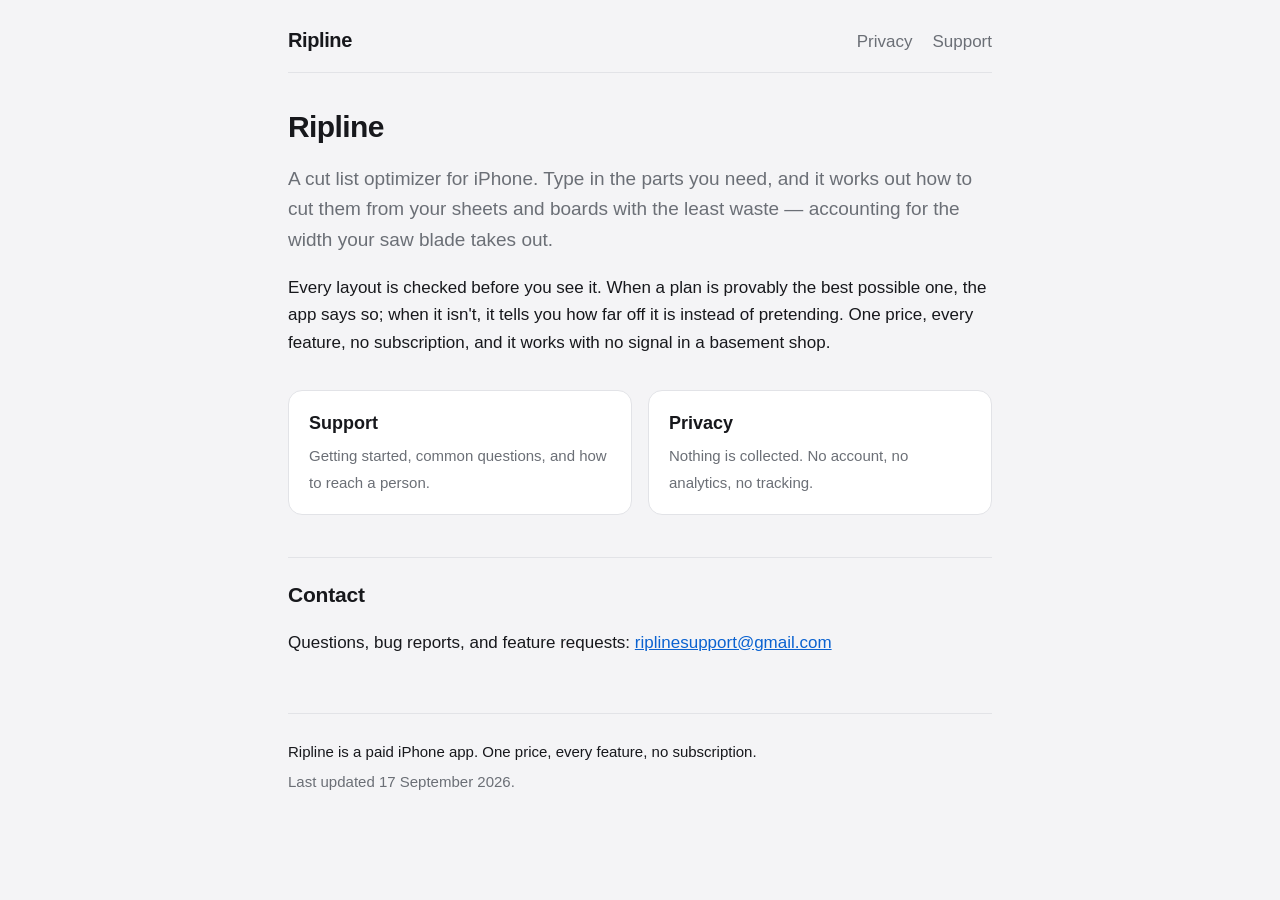
<file: index.html>
<!doctype html>
<html lang="en">
<head>
<meta charset="utf-8">
<meta name="viewport" content="width=device-width, initial-scale=1, viewport-fit=cover">
<title>Ripline — Cut List Optimizer for iPhone</title>
<meta name="description" content="Ripline turns a parts list into a cutting plan for plywood and boards, and tells you when the plan is provably the best possible one.">
<link rel="stylesheet" href="style.css">
</head>
<body>
<header class="bar">
  <a class="wordmark" href="./">Ripline</a>
  <nav>
    <a href="privacy.html">Privacy</a>
    <a href="support.html">Support</a>
  </nav>
</header>
<main>
  <h1>Ripline</h1>
  <p class="lede">A cut list optimizer for iPhone. Type in the parts you need,
  and it works out how to cut them from your sheets and boards with the least
  waste — accounting for the width your saw blade takes out.</p>

  <p>Every layout is checked before you see it. When a plan is provably the
  best possible one, the app says so; when it isn't, it tells you how far off
  it is instead of pretending. One price, every feature, no subscription, and
  it works with no signal in a basement shop.</p>

  <ul class="cards">
    <li><a href="support.html"><strong>Support</strong><span>Getting started, common questions, and how to reach a person.</span></a></li>
    <li><a href="privacy.html"><strong>Privacy</strong><span>Nothing is collected. No account, no analytics, no tracking.</span></a></li>
  </ul>

  <h2>Contact</h2>
  <p>Questions, bug reports, and feature requests:
  <a href="mailto:riplinesupport@gmail.com">riplinesupport@gmail.com</a></p>
</main>
<footer>
  <p>Ripline is a paid iPhone app. One price, every feature, no subscription.</p>
  <p class="muted">Last updated 17 September 2026.</p>
</footer>
</body>
</html>
</file>
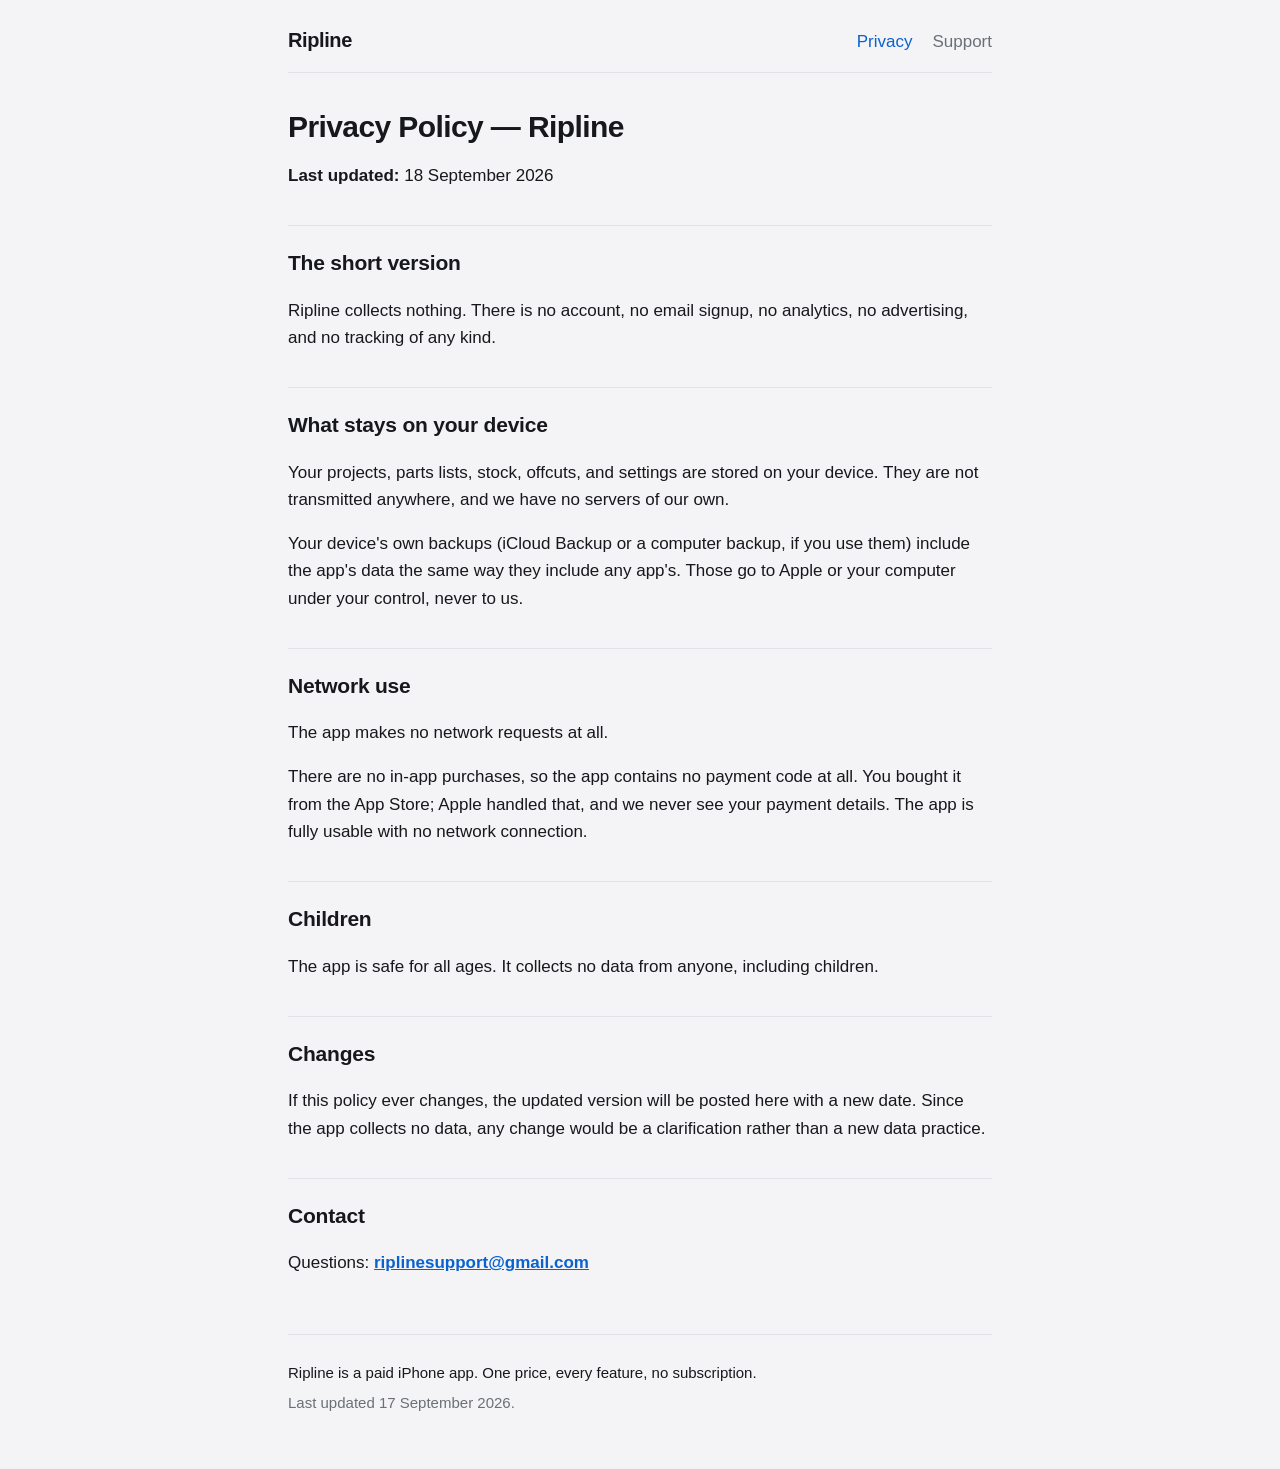
<file: privacy.html>
<!doctype html>
<html lang="en">
<head>
<meta charset="utf-8">
<meta name="viewport" content="width=device-width, initial-scale=1, viewport-fit=cover">
<title>Privacy Policy — Ripline</title>
<meta name="description" content="Ripline collects nothing: no account, no analytics, no tracking.">
<link rel="stylesheet" href="style.css">
</head>
<body>
<header class="bar">
  <a class="wordmark" href="./">Ripline</a>
  <nav>
    <a href="privacy.html" class="current">Privacy</a>
    <a href="support.html">Support</a>
  </nav>
</header>
<main>
<h1>Privacy Policy — Ripline</h1>
<p><strong>Last updated:</strong> 18 September 2026</p>
<h2>The short version</h2>
<p>Ripline collects nothing. There is no account, no email signup, no analytics, no advertising, and no tracking of any kind.</p>
<h2>What stays on your device</h2>
<p>Your projects, parts lists, stock, offcuts, and settings are stored on your device. They are not transmitted anywhere, and we have no servers of our own.</p>
<p>Your device&#x27;s own backups (iCloud Backup or a computer backup, if you use them) include the app&#x27;s data the same way they include any app&#x27;s. Those go to Apple or your computer under your control, never to us.</p>
<h2>Network use</h2>
<p>The app makes no network requests at all.</p>
<p>There are no in-app purchases, so the app contains no payment code at all. You bought it from the App Store; Apple handled that, and we never see your payment details. The app is fully usable with no network connection.</p>
<h2>Children</h2>
<p>The app is safe for all ages. It collects no data from anyone, including children.</p>
<h2>Changes</h2>
<p>If this policy ever changes, the updated version will be posted here with a new date. Since the app collects no data, any change would be a clarification rather than a new data practice.</p>
<h2>Contact</h2>
<p>Questions: <strong><a href="mailto:riplinesupport@gmail.com">riplinesupport@gmail.com</a></strong></p>
</main>
<footer>
  <p>Ripline is a paid iPhone app. One price, every feature, no subscription.</p>
  <p class="muted">Last updated 17 September 2026.</p>
</footer>
</body>
</html>
</file>
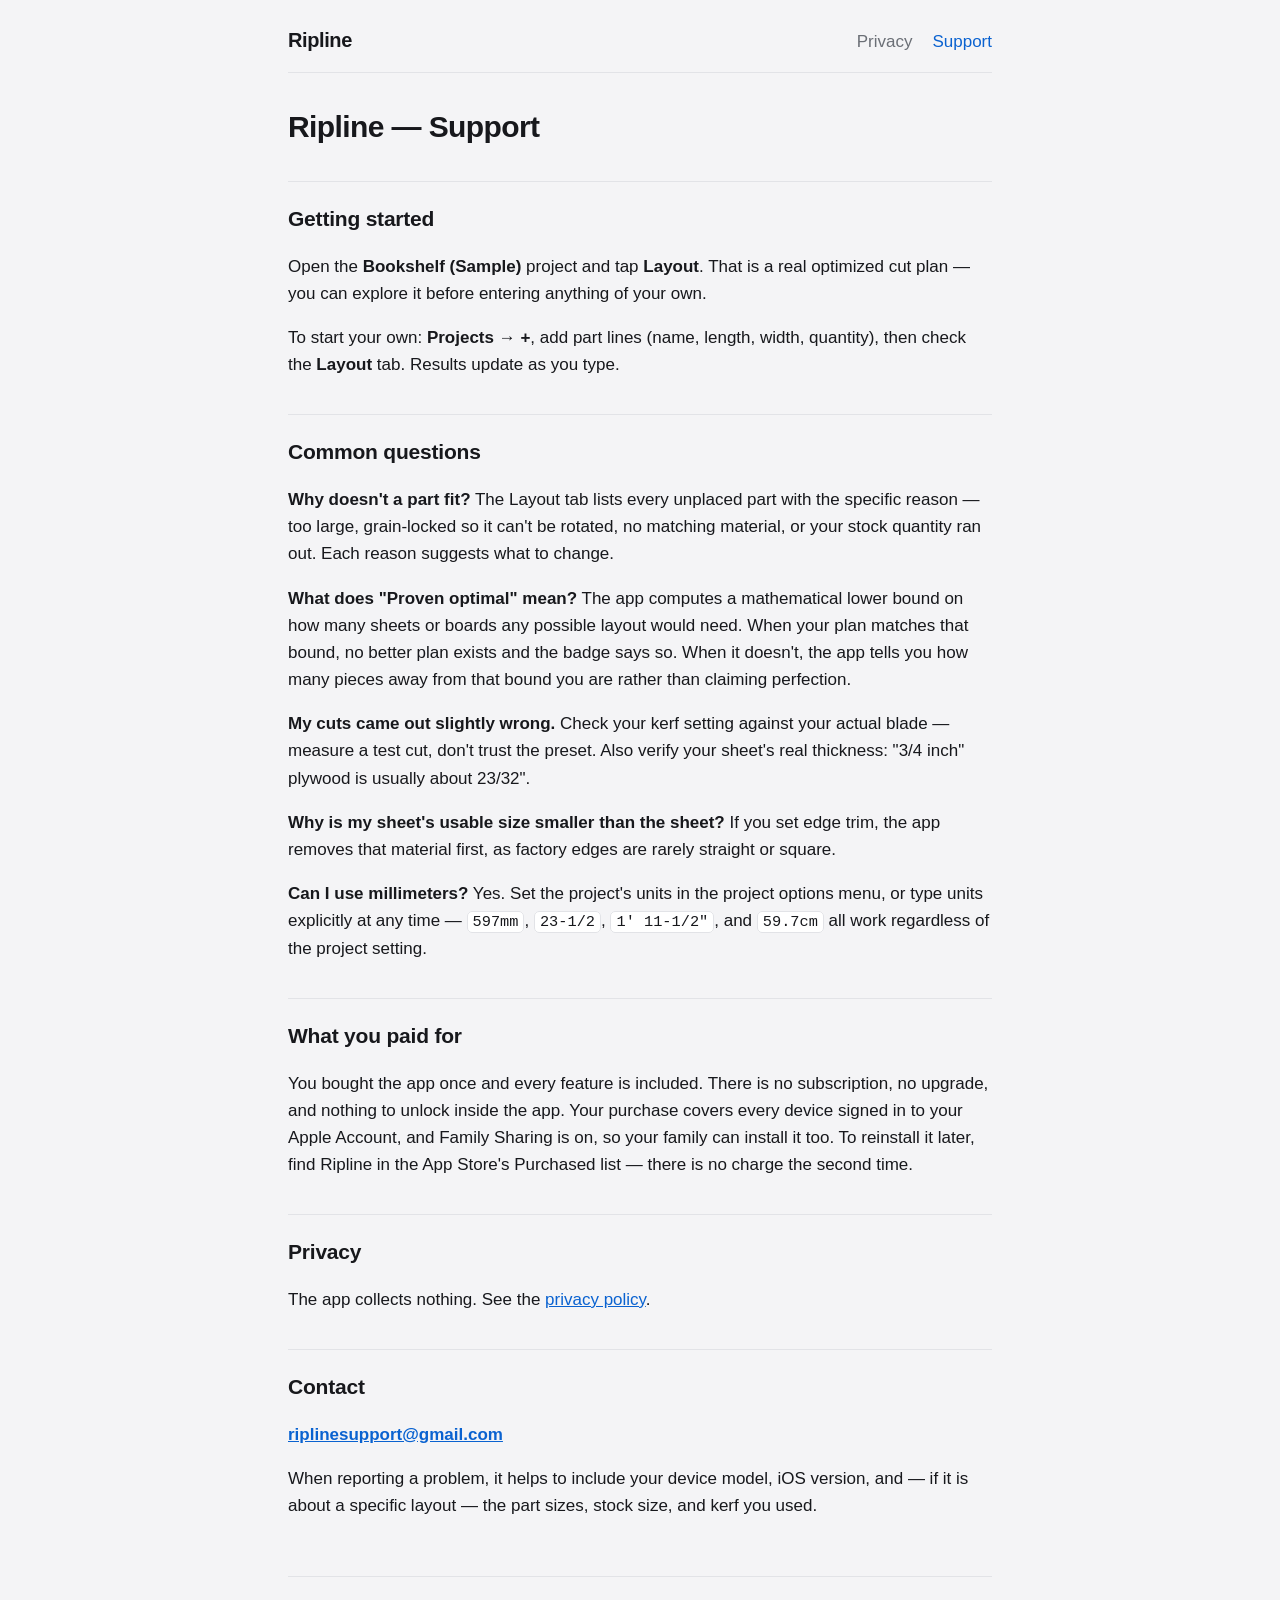
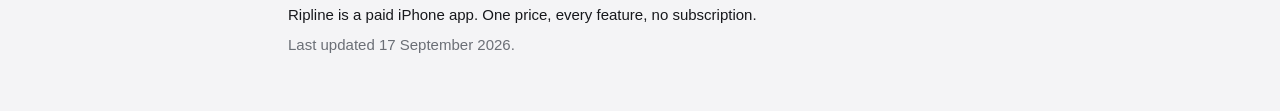
<file: support.html>
<!doctype html>
<html lang="en">
<head>
<meta charset="utf-8">
<meta name="viewport" content="width=device-width, initial-scale=1, viewport-fit=cover">
<title>Ripline — Support</title>
<meta name="description" content="Help for Ripline, the cut list optimizer for iPhone.">
<link rel="stylesheet" href="style.css">
</head>
<body>
<header class="bar">
  <a class="wordmark" href="./">Ripline</a>
  <nav>
    <a href="privacy.html">Privacy</a>
    <a href="support.html" class="current">Support</a>
  </nav>
</header>
<main>
<h1>Ripline — Support</h1>
<h2>Getting started</h2>
<p>Open the <strong>Bookshelf (Sample)</strong> project and tap <strong>Layout</strong>. That is a real optimized cut plan — you can explore it before entering anything of your own.</p>
<p>To start your own: <strong>Projects → +</strong>, add part lines (name, length, width, quantity), then check the <strong>Layout</strong> tab. Results update as you type.</p>
<h2>Common questions</h2>
<p><strong>Why doesn&#x27;t a part fit?</strong> The Layout tab lists every unplaced part with the specific reason — too large, grain-locked so it can&#x27;t be rotated, no matching material, or your stock quantity ran out. Each reason suggests what to change.</p>
<p><strong>What does &quot;Proven optimal&quot; mean?</strong> The app computes a mathematical lower bound on how many sheets or boards any possible layout would need. When your plan matches that bound, no better plan exists and the badge says so. When it doesn&#x27;t, the app tells you how many pieces away from that bound you are rather than claiming perfection.</p>
<p><strong>My cuts came out slightly wrong.</strong> Check your kerf setting against your actual blade — measure a test cut, don&#x27;t trust the preset. Also verify your sheet&#x27;s real thickness: &quot;3/4 inch&quot; plywood is usually about 23/32&quot;.</p>
<p><strong>Why is my sheet&#x27;s usable size smaller than the sheet?</strong> If you set edge trim, the app removes that material first, as factory edges are rarely straight or square.</p>
<p><strong>Can I use millimeters?</strong> Yes. Set the project&#x27;s units in the project options menu, or type units explicitly at any time — <code>597mm</code>, <code>23-1/2</code>, <code>1&#x27; 11-1/2&quot;</code>, and <code>59.7cm</code> all work regardless of the project setting.</p>
<h2>What you paid for</h2>
<p>You bought the app once and every feature is included. There is no subscription, no upgrade, and nothing to unlock inside the app. Your purchase covers every device signed in to your Apple Account, and Family Sharing is on, so your family can install it too. To reinstall it later, find Ripline in the App Store&#x27;s Purchased list — there is no charge the second time.</p>
<h2>Privacy</h2>
<p>The app collects nothing. See the <a href="privacy.html">privacy policy</a>.</p>
<h2>Contact</h2>
<p><strong><a href="mailto:riplinesupport@gmail.com">riplinesupport@gmail.com</a></strong></p>
<p>When reporting a problem, it helps to include your device model, iOS version, and — if it is about a specific layout — the part sizes, stock size, and kerf you used.</p>
</main>
<footer>
  <p>Ripline is a paid iPhone app. One price, every feature, no subscription.</p>
  <p class="muted">Last updated 17 September 2026.</p>
</footer>
</body>
</html>
</file>
<file: style.css>
:root {
  color-scheme: light dark;
  --bg: #f4f4f6;
  --card: #ffffff;
  --ink: #17181c;
  --muted: #6b6f76;
  --rule: #e2e3e7;
  --accent: #0a62d0;
}

@media (prefers-color-scheme: dark) {
  :root {
    --bg: #131417;
    --card: #1c1e22;
    --ink: #f2f3f5;
    --muted: #9ba0a8;
    --rule: #2c2f35;
    --accent: #5aa9ff;
  }
}

* { box-sizing: border-box; }

body {
  margin: 0;
  padding: 0 16px env(safe-area-inset-bottom, 0px);
  background: var(--bg);
  color: var(--ink);
  font: 17px/1.6 -apple-system, BlinkMacSystemFont, "Segoe UI", Roboto, Helvetica, Arial, sans-serif;
  -webkit-text-size-adjust: 100%;
}

.bar {
  display: flex;
  flex-wrap: wrap;
  gap: 12px 24px;
  align-items: baseline;
  justify-content: space-between;
  max-width: 44rem;
  margin: 0 auto;
  padding: calc(24px + env(safe-area-inset-top, 0px)) 0 16px;
  border-bottom: 1px solid var(--rule);
}

.wordmark {
  font-size: 20px;
  font-weight: 700;
  letter-spacing: -0.02em;
  color: var(--ink);
  text-decoration: none;
}

.bar nav { display: flex; gap: 20px; }
.bar nav a { color: var(--muted); text-decoration: none; }
.bar nav a:hover, .bar nav a.current { color: var(--accent); }

main {
  max-width: 44rem;
  margin: 0 auto;
  padding: 8px 0 40px;
}

h1 {
  font-size: 30px;
  line-height: 1.2;
  letter-spacing: -0.02em;
  margin: 28px 0 8px;
}

h2 {
  font-size: 21px;
  letter-spacing: -0.01em;
  margin: 36px 0 8px;
  padding-top: 20px;
  border-top: 1px solid var(--rule);
}

h3 { font-size: 18px; margin: 24px 0 4px; }

p, li { color: var(--ink); }
a { color: var(--accent); }

ul, ol { padding-left: 1.3em; }
li { margin: 6px 0; }

code {
  font-family: ui-monospace, SFMono-Regular, Menlo, monospace;
  font-size: 0.9em;
  background: var(--card);
  border: 1px solid var(--rule);
  border-radius: 5px;
  padding: 1px 5px;
}

.lede {
  font-size: 19px;
  color: var(--muted);
}

.cards {
  display: grid;
  gap: 16px;
  grid-template-columns: repeat(auto-fit, minmax(240px, 1fr));
  margin: 28px 0;
  padding: 0;
  list-style: none;
}

.cards a {
  display: block;
  height: 100%;
  background: var(--card);
  border: 1px solid var(--rule);
  border-radius: 14px;
  padding: 18px 20px;
  text-decoration: none;
  color: var(--ink);
}

.cards a:hover { border-color: var(--accent); }
.cards strong { display: block; font-size: 18px; margin-bottom: 4px; }
.cards span { color: var(--muted); font-size: 15px; }

footer {
  max-width: 44rem;
  margin: 0 auto;
  padding: 20px 0 48px;
  border-top: 1px solid var(--rule);
  color: var(--muted);
  font-size: 15px;
}

footer p { margin: 6px 0; }
.muted { color: var(--muted); }
</file>
